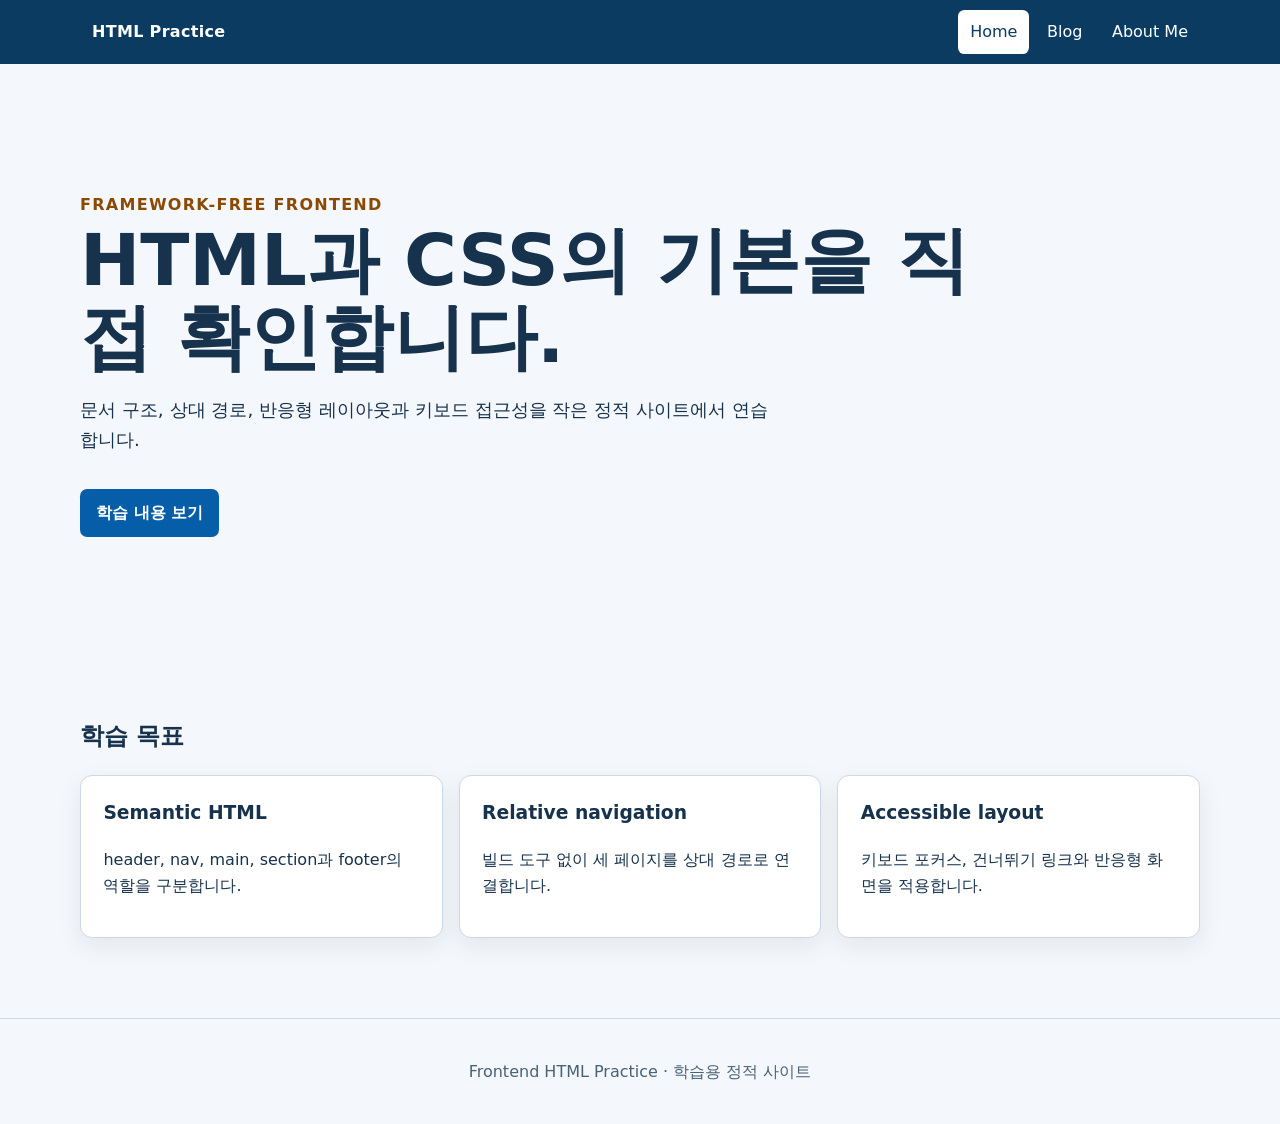
<file: index.html>
<!doctype html>
<html lang="ko">
<head>
    <meta charset="utf-8">
    <meta name="viewport" content="width=device-width, initial-scale=1">
    <meta name="description" content="HTML과 CSS의 기본 구조를 연습하는 정적 웹사이트입니다.">
    <title>홈 | Frontend HTML Practice</title>
    <link rel="stylesheet" href="./styles.css">
</head>
<body>
    <a class="skip-link" href="#main-content">본문으로 건너뛰기</a>
    <header class="site-header">
        <nav class="site-nav" aria-label="주요 메뉴">
            <a class="brand" href="./index.html">HTML Practice</a>
            <ul>
                <li><a href="./index.html" aria-current="page">Home</a></li>
                <li><a href="./blog_list.html">Blog</a></li>
                <li><a href="./about_me.html">About Me</a></li>
            </ul>
        </nav>
    </header>

    <main id="main-content">
        <section class="hero" aria-labelledby="hero-title">
            <p class="eyebrow">Framework-free frontend</p>
            <h1 id="hero-title">HTML과 CSS의 기본을 직접 확인합니다.</h1>
            <p>문서 구조, 상대 경로, 반응형 레이아웃과 키보드 접근성을 작은 정적 사이트에서 연습합니다.</p>
            <a class="button" href="./about_me.html">학습 내용 보기</a>
        </section>

        <section class="content-section" aria-labelledby="goals-title">
            <h2 id="goals-title">학습 목표</h2>
            <div class="card-grid">
                <article class="card">
                    <h3>Semantic HTML</h3>
                    <p>header, nav, main, section과 footer의 역할을 구분합니다.</p>
                </article>
                <article class="card">
                    <h3>Relative navigation</h3>
                    <p>빌드 도구 없이 세 페이지를 상대 경로로 연결합니다.</p>
                </article>
                <article class="card">
                    <h3>Accessible layout</h3>
                    <p>키보드 포커스, 건너뛰기 링크와 반응형 화면을 적용합니다.</p>
                </article>
            </div>
        </section>
    </main>

    <footer>
        <p>Frontend HTML Practice · 학습용 정적 사이트</p>
    </footer>
</body>
</html>
</file>
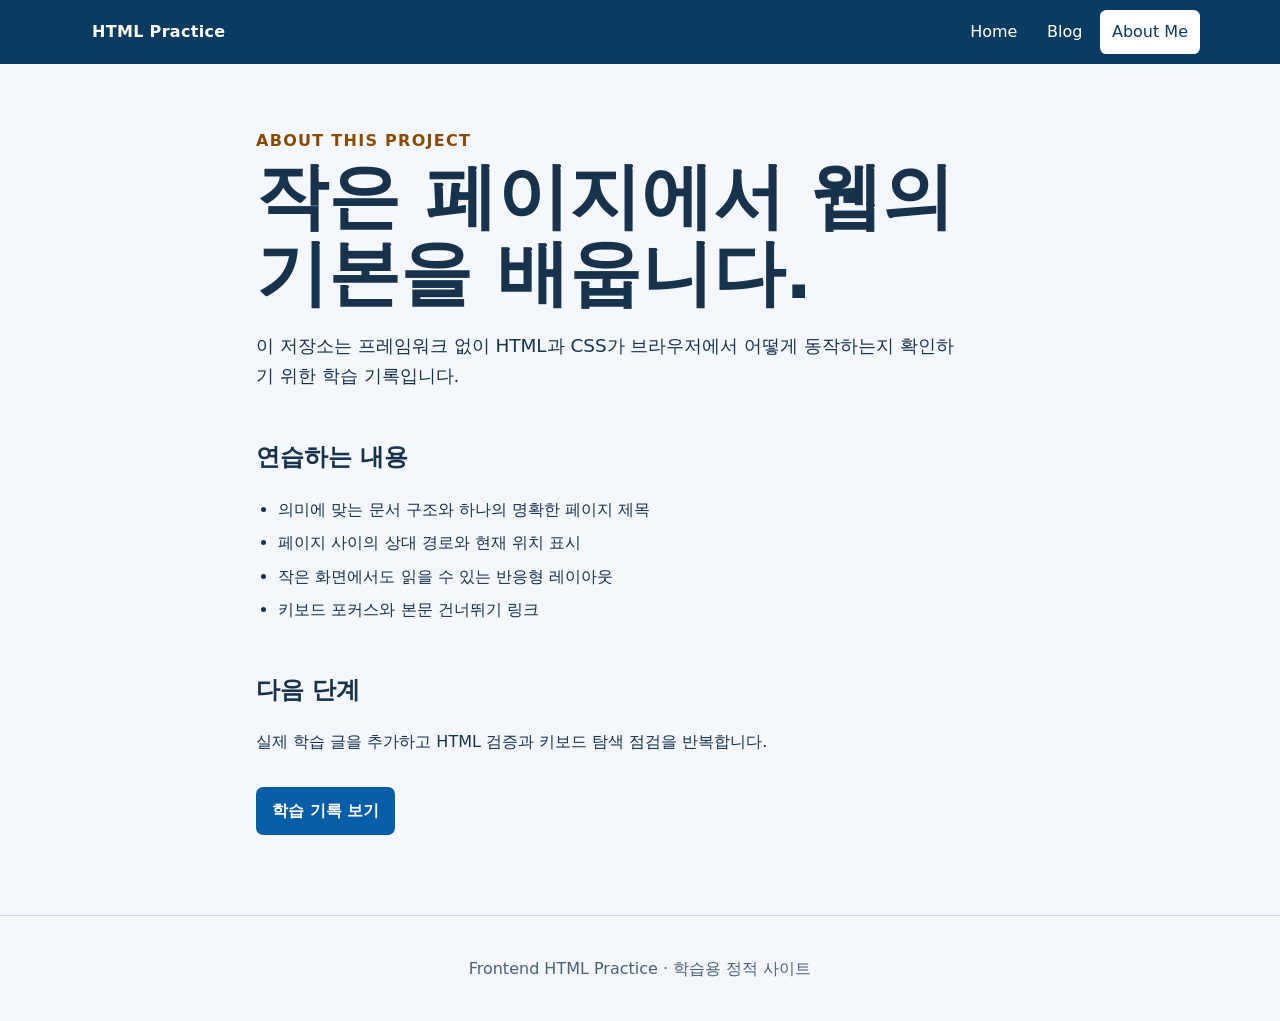
<file: about_me.html>
<!doctype html>
<html lang="ko">
<head>
    <meta charset="utf-8">
    <meta name="viewport" content="width=device-width, initial-scale=1">
    <meta name="description" content="Frontend HTML Practice 저장소와 학습 범위를 소개합니다.">
    <title>About Me | Frontend HTML Practice</title>
    <link rel="stylesheet" href="./styles.css">
</head>
<body>
    <a class="skip-link" href="#main-content">본문으로 건너뛰기</a>
    <header class="site-header">
        <nav class="site-nav" aria-label="주요 메뉴">
            <a class="brand" href="./index.html">HTML Practice</a>
            <ul>
                <li><a href="./index.html">Home</a></li>
                <li><a href="./blog_list.html">Blog</a></li>
                <li><a href="./about_me.html" aria-current="page">About Me</a></li>
            </ul>
        </nav>
    </header>

    <main id="main-content" class="content-section narrow">
        <p class="eyebrow">About this project</p>
        <h1>작은 페이지에서 웹의 기본을 배웁니다.</h1>
        <p class="lead">이 저장소는 프레임워크 없이 HTML과 CSS가 브라우저에서 어떻게 동작하는지 확인하기 위한 학습 기록입니다.</p>

        <section aria-labelledby="practice-title">
            <h2 id="practice-title">연습하는 내용</h2>
            <ul class="check-list">
                <li>의미에 맞는 문서 구조와 하나의 명확한 페이지 제목</li>
                <li>페이지 사이의 상대 경로와 현재 위치 표시</li>
                <li>작은 화면에서도 읽을 수 있는 반응형 레이아웃</li>
                <li>키보드 포커스와 본문 건너뛰기 링크</li>
            </ul>
        </section>

        <section aria-labelledby="next-title">
            <h2 id="next-title">다음 단계</h2>
            <p>실제 학습 글을 추가하고 HTML 검증과 키보드 탐색 점검을 반복합니다.</p>
            <a class="button" href="./blog_list.html">학습 기록 보기</a>
        </section>
    </main>

    <footer>
        <p>Frontend HTML Practice · 학습용 정적 사이트</p>
    </footer>
</body>
</html>
</file>
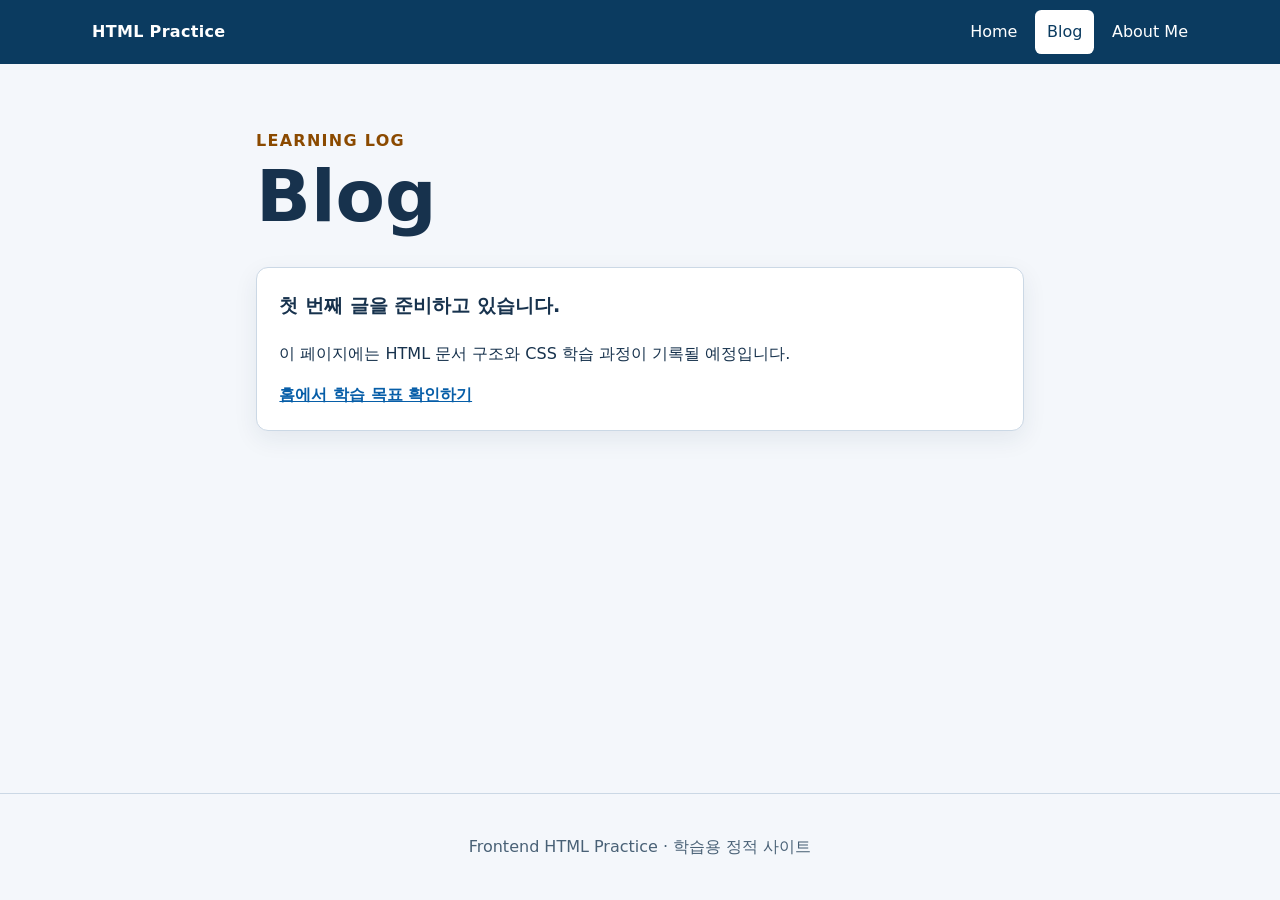
<file: blog_list.html>
<!doctype html>
<html lang="ko">
<head>
    <meta charset="utf-8">
    <meta name="viewport" content="width=device-width, initial-scale=1">
    <meta name="description" content="Frontend HTML Practice의 학습 기록 페이지입니다.">
    <title>Blog | Frontend HTML Practice</title>
    <link rel="stylesheet" href="./styles.css">
</head>
<body>
    <a class="skip-link" href="#main-content">본문으로 건너뛰기</a>
    <header class="site-header">
        <nav class="site-nav" aria-label="주요 메뉴">
            <a class="brand" href="./index.html">HTML Practice</a>
            <ul>
                <li><a href="./index.html">Home</a></li>
                <li><a href="./blog_list.html" aria-current="page">Blog</a></li>
                <li><a href="./about_me.html">About Me</a></li>
            </ul>
        </nav>
    </header>

    <main id="main-content" class="content-section narrow">
        <p class="eyebrow">Learning log</p>
        <h1>Blog</h1>
        <article class="card empty-state">
            <p class="status" role="status">첫 번째 글을 준비하고 있습니다.</p>
            <p>이 페이지에는 HTML 문서 구조와 CSS 학습 과정이 기록될 예정입니다.</p>
            <a class="text-link" href="./index.html">홈에서 학습 목표 확인하기</a>
        </article>
    </main>

    <footer>
        <p>Frontend HTML Practice · 학습용 정적 사이트</p>
    </footer>
</body>
</html>
</file>
<file: styles.css>
:root {
    color-scheme: light;
    font-family: system-ui, -apple-system, BlinkMacSystemFont, "Segoe UI", sans-serif;
    color: #17324d;
    background: #f4f7fb;
    line-height: 1.6;
}

* {
    box-sizing: border-box;
}

body {
    margin: 0;
    min-height: 100vh;
    display: flex;
    flex-direction: column;
}

a {
    color: #075ea8;
}

a:focus-visible {
    outline: 3px solid #f2a900;
    outline-offset: 3px;
}

.skip-link {
    position: absolute;
    left: 1rem;
    top: -4rem;
    z-index: 10;
    padding: 0.6rem 0.9rem;
    color: #ffffff;
    background: #17324d;
    border-radius: 0.4rem;
}

.skip-link:focus {
    top: 1rem;
}

.site-header {
    background: #0b3b60;
    color: #ffffff;
}

.site-nav {
    width: min(70rem, calc(100% - 2rem));
    margin: 0 auto;
    min-height: 4rem;
    display: flex;
    align-items: center;
    justify-content: space-between;
    gap: 1rem;
}

.site-nav ul {
    display: flex;
    gap: 0.35rem;
    margin: 0;
    padding: 0;
    list-style: none;
}

.site-nav a {
    display: inline-block;
    padding: 0.55rem 0.75rem;
    color: #ffffff;
    text-decoration: none;
    border-radius: 0.4rem;
}

.site-nav a:hover,
.site-nav a[aria-current="page"] {
    background: #ffffff;
    color: #0b3b60;
}

.brand {
    font-weight: 750;
    letter-spacing: 0.02em;
}

main {
    flex: 1;
}

.hero,
.content-section {
    width: min(70rem, calc(100% - 2rem));
    margin: 0 auto;
}

.hero {
    padding: clamp(4rem, 10vw, 8rem) 0;
}

.hero h1,
.content-section h1 {
    max-width: 18ch;
    margin: 0.25rem 0 1rem;
    font-size: clamp(2.2rem, 6vw, 4.5rem);
    line-height: 1.08;
}

.hero > p:not(.eyebrow),
.lead {
    max-width: 44rem;
    font-size: 1.15rem;
}

.eyebrow {
    margin: 0;
    color: #8b4a00;
    font-weight: 750;
    letter-spacing: 0.08em;
    text-transform: uppercase;
}

.content-section {
    padding: 2rem 0 5rem;
}

.content-section.narrow {
    width: min(48rem, calc(100% - 2rem));
    padding-top: 4rem;
}

.content-section section {
    margin-top: 3rem;
}

.card-grid {
    display: grid;
    grid-template-columns: repeat(3, minmax(0, 1fr));
    gap: 1rem;
}

.card {
    padding: 1.4rem;
    background: #ffffff;
    border: 1px solid #cbd8e5;
    border-radius: 0.75rem;
    box-shadow: 0 0.5rem 1.5rem rgb(23 50 77 / 8%);
}

.card h3,
.card p:first-child {
    margin-top: 0;
}

.empty-state {
    margin-top: 2rem;
}

.status {
    font-weight: 750;
    font-size: 1.2rem;
}

.button {
    display: inline-block;
    margin-top: 1rem;
    padding: 0.7rem 1rem;
    color: #ffffff;
    background: #075ea8;
    border-radius: 0.45rem;
    font-weight: 700;
    text-decoration: none;
}

.button:hover {
    background: #064b85;
}

.text-link {
    font-weight: 700;
}

.check-list {
    padding-left: 1.4rem;
}

.check-list li + li {
    margin-top: 0.5rem;
}

footer {
    padding: 1.5rem 1rem;
    text-align: center;
    color: #496176;
    border-top: 1px solid #cbd8e5;
}

@media (max-width: 44rem) {
    .site-nav {
        align-items: flex-start;
        flex-direction: column;
        padding: 0.75rem 0;
    }

    .site-nav ul {
        width: 100%;
        flex-wrap: wrap;
    }

    .card-grid {
        grid-template-columns: 1fr;
    }
}

@media (prefers-reduced-motion: reduce) {
    *,
    *::before,
    *::after {
        scroll-behavior: auto !important;
    }
}
</file>
